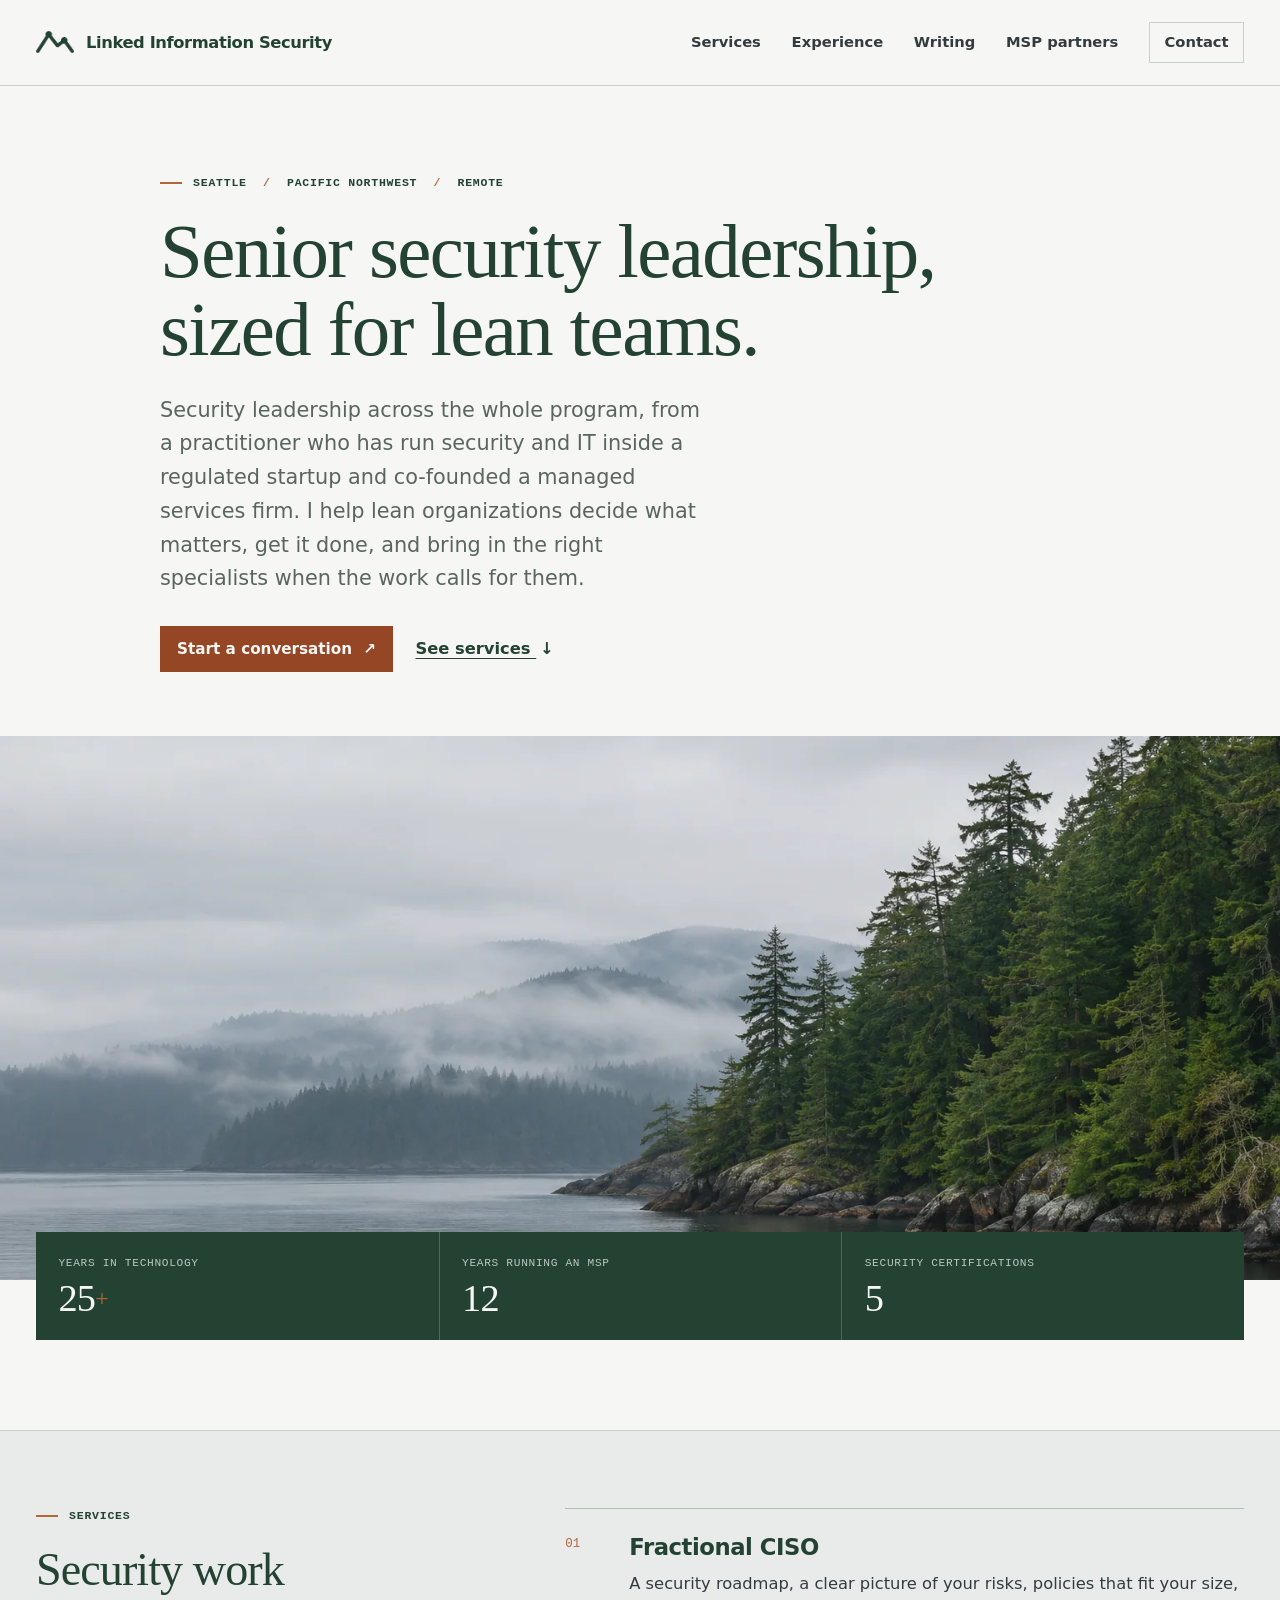
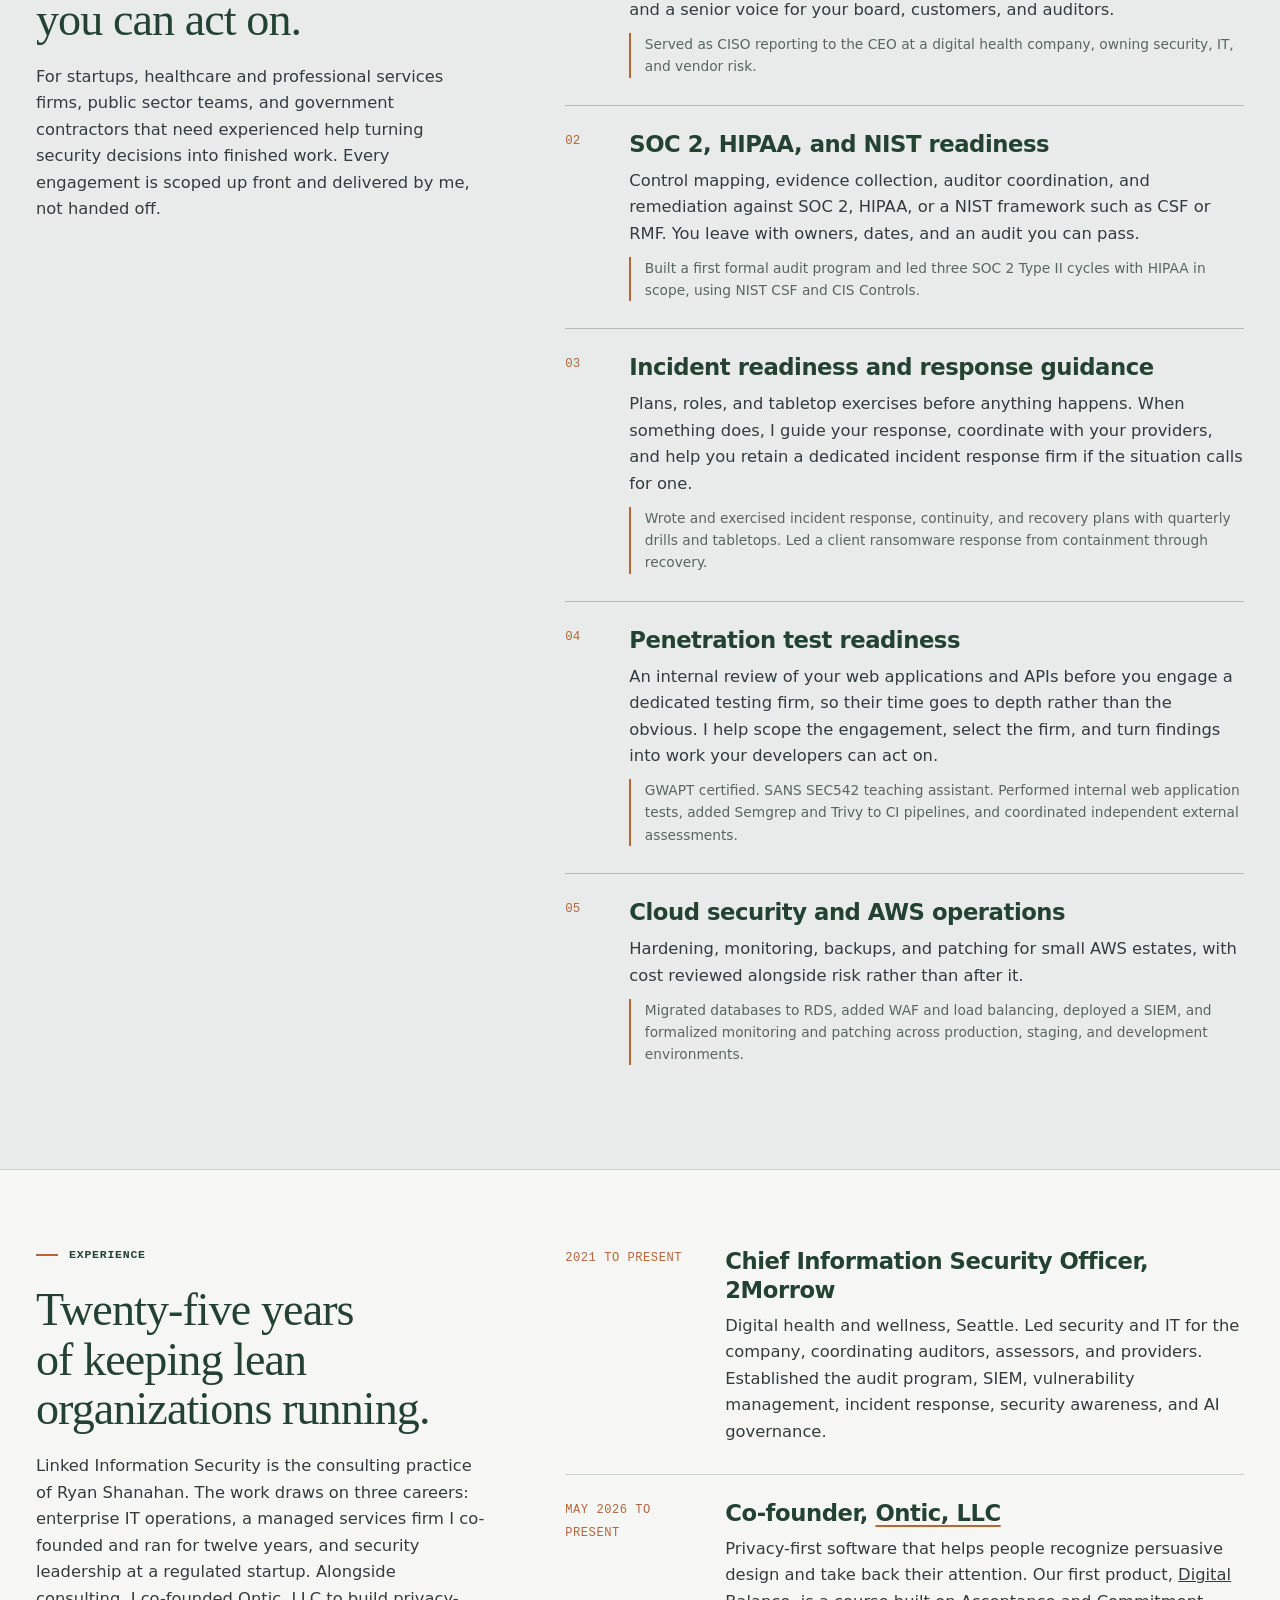
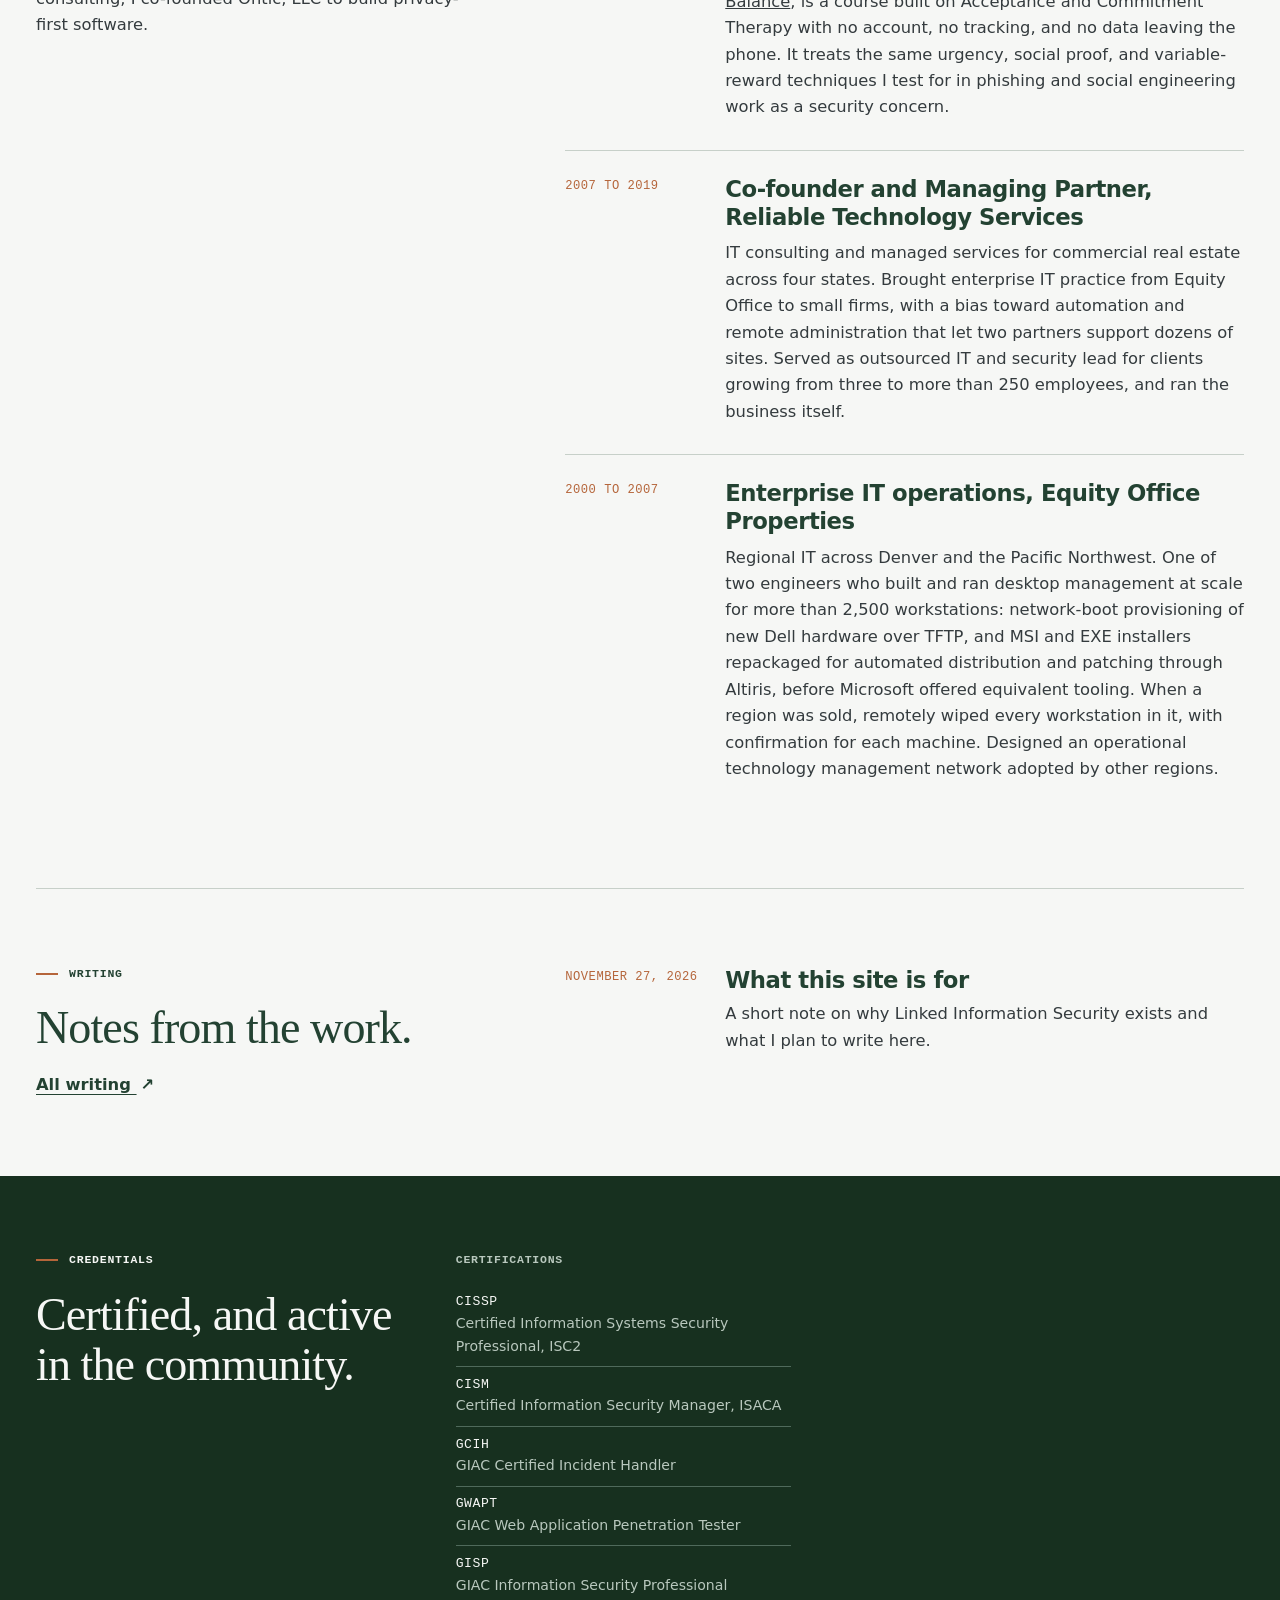
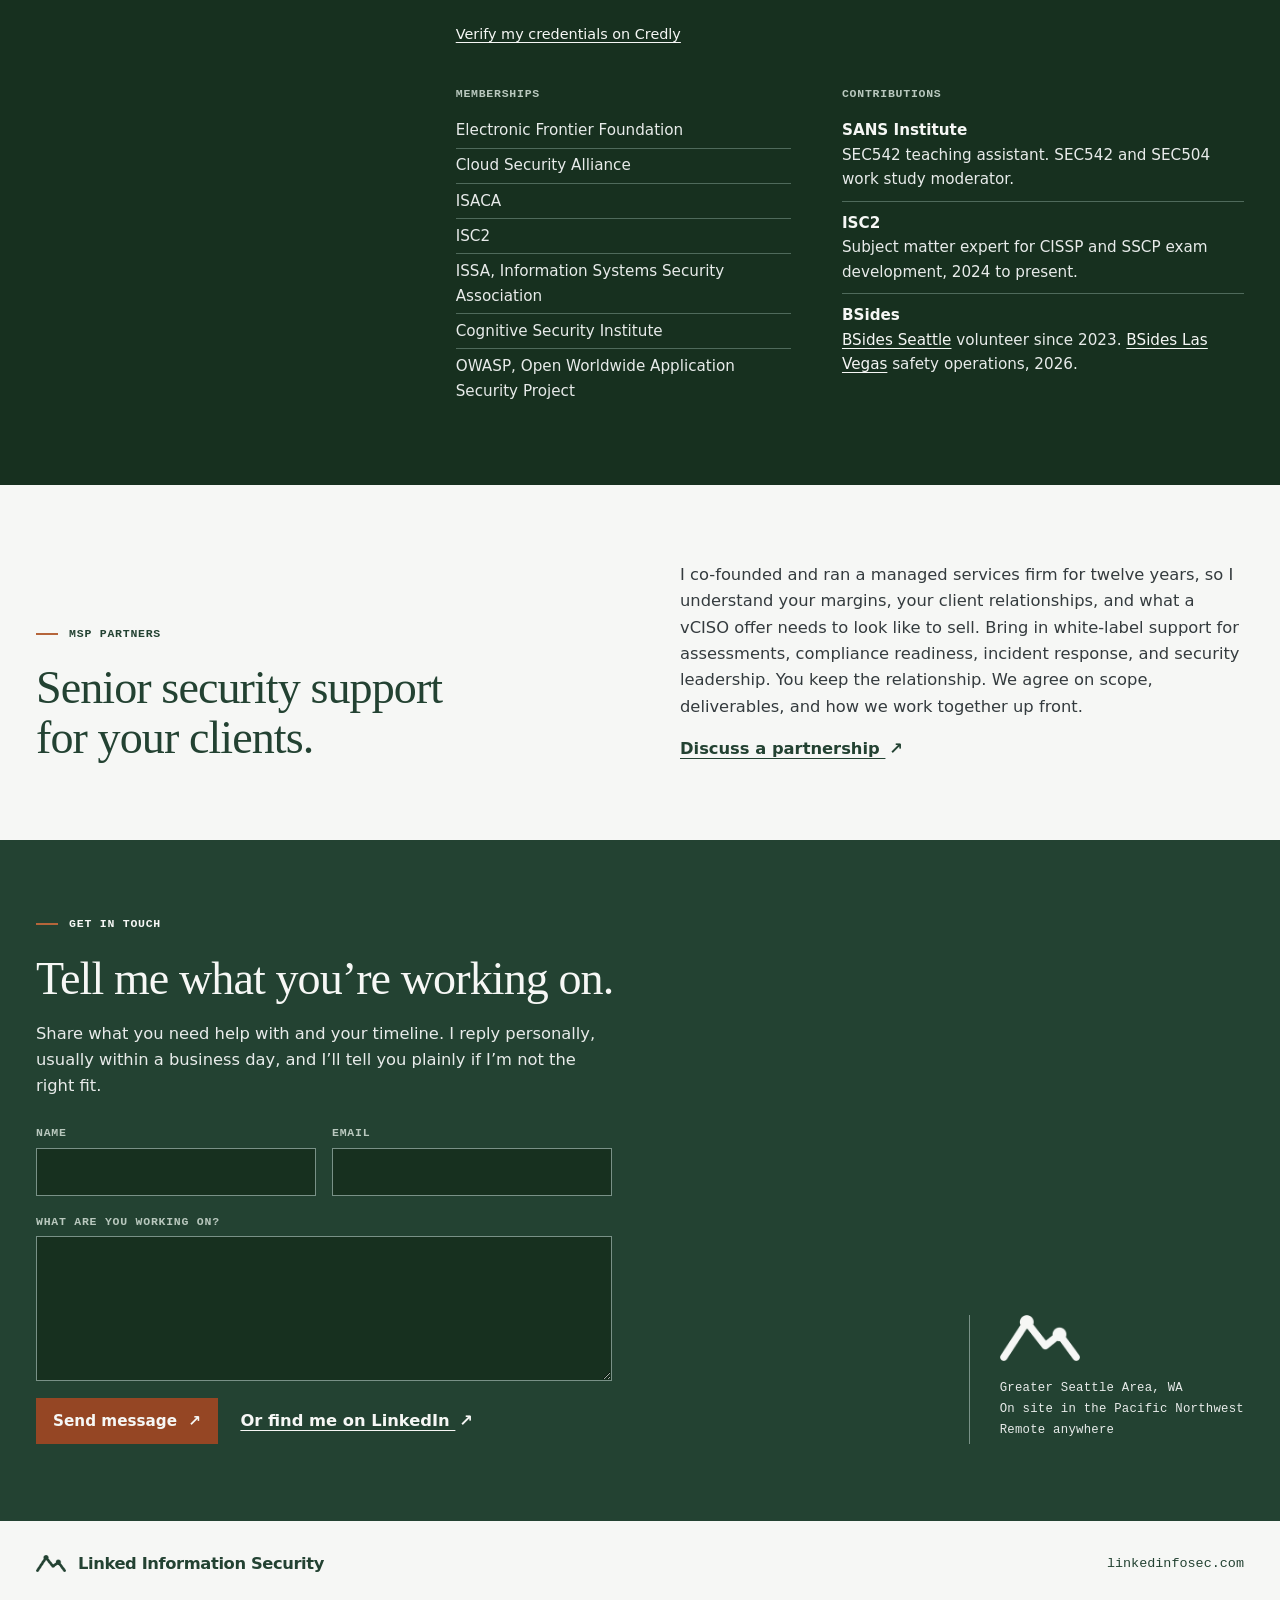
<file: public/index.html>
<!doctype html>
<html lang="en">
<head>
  <meta charset="utf-8">
  <meta name="viewport" content="width=device-width, initial-scale=1">
  <meta name="theme-color" content="#F6F7F5">
  <title>Linked Information Security | Fractional CISO and Security Consulting, Seattle</title>
  <meta name="description" content="Fractional CISO, SOC 2, HIPAA, and NIST readiness, incident readiness, and security program guidance from Ryan Shanahan, a Seattle security leader with 25+ years in technology.">
  <meta property="og:type" content="website">
  <meta property="og:title" content="Linked Information Security">
  <meta property="og:description" content="Senior security leadership, sized for lean teams. Seattle and remote.">
  <link rel="icon" sizes="any" href="favicon.ico">
  <link rel="icon" type="image/png" sizes="32x32" href="assets/favicon-32.png">
  <link rel="alternate" type="application/rss+xml" title="Linked Information Security" href="blog/feed.xml">
  <link rel="stylesheet" href="assets/site.css">
</head>
<body>
  <a class="skip" href="#main">Skip to content</a>
  <header class="site-header">
    <div class="wrap header-inner">
      <a class="wordmark" href="./">
        <img src="assets/cascade-evergreen.png" width="38" height="22" alt="">
        <span>Linked Information Security</span>
      </a>
      <nav aria-label="Main navigation">
        <a href="#services">Services</a>
        <a href="#experience">Experience</a>
        <a href="blog/">Writing</a>
        <a href="#msp">MSP partners</a>
        <a class="nav-contact" href="#contact">Contact</a>
      </nav>
    </div>
  </header>

  <main id="main">
    <section class="hero" aria-labelledby="hero-heading">
      <div class="wrap hero-copy">
        <p class="eyebrow"><span aria-hidden="true"></span> Seattle <i>/</i> Pacific Northwest <i>/</i> Remote</p>
        <h1 id="hero-heading">Senior security leadership, sized for lean teams.</h1>
        <p class="lede">Security leadership across the whole program, from a practitioner who has run security and IT inside a regulated startup and co-founded a managed services firm. I help lean organizations decide what matters, get it done, and bring in the right specialists when the work calls for them.</p>
        <div class="hero-actions">
          <a class="button" href="#contact">Start a conversation <span aria-hidden="true">↗</span></a>
          <a class="text-link" href="#services">See services <span aria-hidden="true">↓</span></a>
        </div>
      </div>
      <figure class="hero-image">
        <img src="assets/puget-sound-768.webp"
             srcset="assets/puget-sound-768.webp 768w, assets/puget-sound-1536.webp 1536w"
             sizes="100vw"
             width="1536" height="1024" alt="" fetchpriority="high">
      </figure>
      <dl class="wrap proof" aria-label="Track record">
        <div><dt>Years in technology</dt><dd>25<i>+</i></dd></div>
        <div><dt>Years running an MSP</dt><dd>12</dd></div>
        <div><dt>Security certifications</dt><dd>5</dd></div>
      </dl>
    </section>

    <section class="services-band" id="services" aria-labelledby="services-heading">
      <div class="wrap section-layout">
        <div class="section-intro">
          <p class="eyebrow"><span aria-hidden="true"></span> Services</p>
          <h2 id="services-heading">Security work you can act on.</h2>
          <p>For startups, healthcare and professional services firms, public sector teams, and government contractors that need experienced help turning security decisions into finished work. Every engagement is scoped up front and delivered by me, not handed off.</p>
        </div>
        <ol class="services-list">
          <li>
            <h3>Fractional CISO</h3>
            <p>A security roadmap, a clear picture of your risks, policies that fit your size, and a senior voice for your board, customers, and auditors.</p>
            <p class="basis">Served as CISO reporting to the CEO at a digital health company, owning security, IT, and vendor risk.</p>
          </li>
          <li>
            <h3>SOC 2, HIPAA, and NIST readiness</h3>
            <p>Control mapping, evidence collection, auditor coordination, and remediation against SOC 2, HIPAA, or a NIST framework such as CSF or RMF. You leave with owners, dates, and an audit you can pass.</p>
            <p class="basis">Built a first formal audit program and led three SOC 2 Type II cycles with HIPAA in scope, using NIST CSF and CIS Controls.</p>
          </li>
          <li>
            <h3>Incident readiness and response guidance</h3>
            <p>Plans, roles, and tabletop exercises before anything happens. When something does, I guide your response, coordinate with your providers, and help you retain a dedicated incident response firm if the situation calls for one.</p>
            <p class="basis">Wrote and exercised incident response, continuity, and recovery plans with quarterly drills and tabletops. Led a client ransomware response from containment through recovery.</p>
          </li>
          <li>
            <h3>Penetration test readiness</h3>
            <p>An internal review of your web applications and APIs before you engage a dedicated testing firm, so their time goes to depth rather than the obvious. I help scope the engagement, select the firm, and turn findings into work your developers can act on.</p>
            <p class="basis">GWAPT certified. SANS SEC542 teaching assistant. Performed internal web application tests, added Semgrep and Trivy to CI pipelines, and coordinated independent external assessments.</p>
          </li>
          <li>
            <h3>Cloud security and AWS operations</h3>
            <p>Hardening, monitoring, backups, and patching for small AWS estates, with cost reviewed alongside risk rather than after it.</p>
            <p class="basis">Migrated databases to RDS, added WAF and load balancing, deployed a SIEM, and formalized monitoring and patching across production, staging, and development environments.</p>
          </li>
        </ol>
      </div>
    </section>

    <section class="wrap experience" id="experience" aria-labelledby="experience-heading">
      <div class="section-intro">
        <p class="eyebrow"><span aria-hidden="true"></span> Experience</p>
        <h2 id="experience-heading">Twenty-five years of keeping lean organizations running.</h2>
        <p>Linked Information Security is the consulting practice of Ryan Shanahan. The work draws on three careers: enterprise IT operations, a managed services firm I co-founded and ran for twelve years, and security leadership at a regulated startup. Alongside consulting, I co-founded Ontic, LLC to build privacy-first software.</p>
      </div>
      <ol class="timeline">
        <li>
          <p class="when">2021 to present</p>
          <div>
            <h3>Chief Information Security Officer, 2Morrow</h3>
            <p>Digital health and wellness, Seattle. Led security and IT for the company, coordinating auditors, assessors, and providers. Established the audit program, SIEM, vulnerability management, incident response, security awareness, and AI governance.</p>
          </div>
        </li>
        <li>
          <p class="when">May 2026 to present</p>
          <div>
            <h3>Co-founder, <a href="https://onticllc.com" rel="noopener">Ontic, LLC</a></h3>
            <p>Privacy-first software that helps people recognize persuasive design and take back their attention. Our first product, <a href="https://digitalbalance.app" rel="noopener">Digital Balance</a>, is a course built on Acceptance and Commitment Therapy with no account, no tracking, and no data leaving the phone. It treats the same urgency, social proof, and variable-reward techniques I test for in phishing and social engineering work as a security concern.</p>
          </div>
        </li>
        <li>
          <p class="when">2007 to 2019</p>
          <div>
            <h3>Co-founder and Managing Partner, Reliable Technology Services</h3>
            <p>IT consulting and managed services for commercial real estate across four states. Brought enterprise IT practice from Equity Office to small firms, with a bias toward automation and remote administration that let two partners support dozens of sites. Served as outsourced IT and security lead for clients growing from three to more than 250 employees, and ran the business itself.</p>
          </div>
        </li>
        <li>
          <p class="when">2000 to 2007</p>
          <div>
            <h3>Enterprise IT operations, Equity Office Properties</h3>
            <p>Regional IT across Denver and the Pacific Northwest. One of two engineers who built and ran desktop management at scale for more than 2,500 workstations: network-boot provisioning of new Dell hardware over TFTP, and MSI and EXE installers repackaged for automated distribution and patching through Altiris, before Microsoft offered equivalent tooling. When a region was sold, remotely wiped every workstation in it, with confirmation for each machine. Designed an operational technology management network adopted by other regions.</p>
          </div>
        </li>
      </ol>
    </section>

    <section class="wrap latest" id="writing" aria-labelledby="writing-heading">
      <div class="section-intro">
        <p class="eyebrow"><span aria-hidden="true"></span> Writing</p>
        <h2 id="writing-heading">Notes from the work.</h2>
        <p><a class="text-link" href="blog/">All writing <span aria-hidden="true">↗</span></a></p>
      </div>
      <ol class="post-list">
        <!-- latest-posts -->
        <li>
          <time datetime="2026-11-27">November 27, 2026</time>
          <div>
            <h3><a href="/blog/what-this-site-is-for/">What this site is for</a></h3>
            <p>A short note on why Linked Information Security exists and what I plan to write here.</p>
          </div>
        </li>
        <!-- /latest-posts -->
      </ol>
    </section>

    <section class="credentials-band" aria-labelledby="credentials-heading">
      <div class="wrap credentials-layout">
        <div>
          <p class="eyebrow"><span aria-hidden="true"></span> Credentials</p>
          <h2 id="credentials-heading">Certified, and active in the community.</h2>
        </div>
        <div class="cred-group">
          <h3>Certifications</h3>
          <ul class="cert-list">
            <li><a href="https://www.credly.com/badges/5b4a6128-ec48-49f2-bc08-ff6a4c8aec06" rel="noopener"><strong>CISSP</strong> <span>Certified Information Systems Security Professional, ISC2</span></a></li>
            <li><a href="https://www.credly.com/badges/beb7a7a0-d832-4ff0-a9f7-72cf110f2b2a" rel="noopener"><strong>CISM</strong> <span>Certified Information Security Manager, ISACA</span></a></li>
            <li><a href="https://www.credly.com/badges/6c358a1e-0302-4c5b-aba1-588c520c3c6c" rel="noopener"><strong>GCIH</strong> <span>GIAC Certified Incident Handler</span></a></li>
            <li><a href="https://www.credly.com/badges/09670334-b47d-4747-98f2-a3bb9051fe07" rel="noopener"><strong>GWAPT</strong> <span>GIAC Web Application Penetration Tester</span></a></li>
            <li><a href="https://www.credly.com/badges/188cccbd-5099-43b4-8330-964e9f80f8c5" rel="noopener"><strong>GISP</strong> <span>GIAC Information Security Professional</span></a></li>
          </ul>
          <p><a href="https://www.credly.com/users/ryan-shanahan" rel="noopener">Verify my credentials on Credly</a></p>
        </div>
        <div class="cred-group memberships">
          <h3>Memberships</h3>
          <ul class="plain-list">
            <li>Electronic Frontier Foundation</li>
            <li>Cloud Security Alliance</li>
            <li>ISACA</li>
            <li>ISC2</li>
            <li>ISSA, Information Systems Security Association</li>
            <li>Cognitive Security Institute</li>
            <li>OWASP, Open Worldwide Application Security Project</li>
          </ul>
        </div>
        <div class="cred-group">
          <h3>Contributions</h3>
          <ul class="plain-list">
            <li><strong>SANS Institute</strong> SEC542 teaching assistant. SEC542 and SEC504 work study moderator.</li>
            <li><strong>ISC2</strong> Subject matter expert for CISSP and SSCP exam development, 2024 to present.</li>
            <li><strong>BSides</strong> <a href="https://www.bsidesseattle.com" rel="noopener">BSides Seattle</a> volunteer since 2023. <a href="https://bsideslv.org" rel="noopener">BSides Las Vegas</a> safety operations, 2026.</li>
          </ul>
        </div>
      </div>
    </section>

    <section class="wrap partner" id="msp" aria-labelledby="partner-heading">
      <div>
        <p class="eyebrow"><span aria-hidden="true"></span> MSP partners</p>
        <h2 id="partner-heading">Senior security support for your clients.</h2>
      </div>
      <div>
        <p>I co-founded and ran a managed services firm for twelve years, so I understand your margins, your client relationships, and what a vCISO offer needs to look like to sell. Bring in white-label support for assessments, compliance readiness, incident response, and security leadership. You keep the relationship. We agree on scope, deliverables, and how we work together up front.</p>
        <a class="text-link" href="#contact">Discuss a partnership <span aria-hidden="true">↗</span></a>
      </div>
    </section>

    <section class="contact" id="contact" aria-labelledby="contact-heading">
      <div class="wrap contact-inner">
        <div>
          <p class="eyebrow"><span aria-hidden="true"></span> Get in touch</p>
          <h2 id="contact-heading">Tell me what you’re working on.</h2>
          <p>Share what you need help with and your timeline. I reply personally, usually within a business day, and I’ll tell you plainly if I’m not the right fit.</p>
          <form class="contact-form" action="https://formspree.io/f/mbgowwow" method="POST">
            <div class="field-row">
              <label>Name <input type="text" name="name" autocomplete="name" required></label>
              <label>Email <input type="email" name="email" autocomplete="email" required></label>
            </div>
            <label>What are you working on? <textarea name="message" rows="5" required></textarea></label>
            <input type="text" name="_gotcha" class="gotcha" tabindex="-1" autocomplete="off" aria-hidden="true">
            <div class="hero-actions">
              <button class="button" type="submit">Send message <span aria-hidden="true">↗</span></button>
              <a class="text-link" href="https://www.linkedin.com/in/ryan-shanahan" rel="me noopener">Or find me on LinkedIn <span aria-hidden="true">↗</span></a>
            </div>
          </form>
        </div>
        <div class="contact-aside">
          <img src="assets/cascade-reversed.png" alt="" width="80" height="46" loading="lazy">
          <p>Greater Seattle Area, WA<br>On site in the Pacific Northwest<br>Remote anywhere</p>
        </div>
      </div>
    </section>
  </main>

  <footer class="site-footer">
    <div class="wrap footer-inner">
      <a class="wordmark" href="./">
        <img src="assets/cascade-evergreen.png" width="30" height="17" alt="" loading="lazy">
        <span>Linked Information Security</span>
      </a>
      <a class="footer-domain" href="./">linkedinfosec.com</a>
    </div>
  </footer>
</body>
</html>
</file>
<file: public/assets/site.css>
:root {
  color-scheme: light;
  --evergreen: #234232;
  --deep: #17301f;
  --basalt: #343b3e;
  --slate: #5a6560;
  --mist: #e8ebea;
  --paper: #f6f7f5;
  --cedar: #b5653a;
  --dark-cedar: #954624;
  --line: #c7d0c9;
  --line-dark: #4f6a5b;
  --serif: "Iowan Old Style", "Palatino Linotype", "Book Antiqua", Palatino, "Source Serif 4", Georgia, serif;
  --sans: "Source Sans 3", "Source Sans Pro", system-ui, sans-serif;
  --mono: "IBM Plex Mono", ui-monospace, SFMono-Regular, Consolas, monospace;
}
*, *::before, *::after { box-sizing: border-box; }
html { scroll-behavior: smooth; }
body {
  margin: 0;
  background: var(--paper);
  color: var(--basalt);
  font: 1.02rem/1.62 var(--sans);
  -webkit-font-smoothing: antialiased;
}
a { color: inherit; }
a:focus-visible { outline: 3px solid var(--dark-cedar); outline-offset: 5px; }
img { display: block; max-width: 100%; }
p, h1, h2, h3, figure, dl, dd, ol, ul { margin: 0; }
ol, ul { padding: 0; list-style: none; }
h1, h2, h3 { color: var(--evergreen); }
h1, h2 { font: 400 1em/1 var(--serif); letter-spacing: -.02em; text-wrap: balance; }
h1 { font-size: clamp(2.9rem, 6vw, 5.4rem); line-height: 1.02; }
h2 { font-size: clamp(2rem, 3.6vw, 3.3rem); line-height: 1.08; }
h3 { font: 650 clamp(1.18rem, 1.9vw, 1.42rem)/1.25 var(--sans); letter-spacing: -.02em; }
section[id] { scroll-margin-top: 1.4rem; }
.wrap { width: min(100% - 4.5rem, 82rem); margin-inline: auto; }
.skip {
  position: absolute;
  z-index: 2;
  inset: .75rem auto auto .75rem;
  padding: .5rem .85rem;
  background: var(--paper);
  transform: translateY(-160%);
}
.skip:focus { transform: none; }

/* Header */
.site-header { border-bottom: 1px solid var(--line); }
.header-inner, .footer-inner {
  min-height: 5.3rem;
  display: flex;
  justify-content: space-between;
  align-items: center;
  gap: 1.25rem;
}
.wordmark {
  display: inline-flex;
  align-items: center;
  gap: .75rem;
  color: var(--evergreen);
  font-weight: 650;
  letter-spacing: -.024em;
  text-decoration: none;
  line-height: 1.17;
}
.wordmark img { flex: none; object-fit: contain; }
nav { display: flex; gap: clamp(.9rem, 2.4vw, 2.1rem); align-items: center; }
nav a { text-decoration: none; font-size: .92rem; font-weight: 600; white-space: nowrap; }
nav a:hover, .footer-domain:hover { text-decoration: underline; text-underline-offset: .28em; }
.nav-contact { border: 1px solid var(--line); padding: .47rem .9rem; }

/* Shared */
.eyebrow {
  display: flex;
  align-items: center;
  gap: .72rem;
  color: var(--evergreen);
  font: 600 .72rem/1.4 var(--mono);
  letter-spacing: .065em;
  text-transform: uppercase;
  margin-bottom: 1.35rem;
}
.eyebrow > span { flex: 0 0 1.35rem; height: 2px; background: var(--cedar); }
.eyebrow i { font-style: normal; color: var(--cedar); padding-inline: .3rem; }
.lede { max-width: 34rem; margin-top: 1.5rem; font-size: clamp(1.08rem, 1.7vw, 1.3rem); color: var(--slate); }
.hero-actions { display: flex; gap: .8rem 1.4rem; flex-wrap: wrap; align-items: center; margin-top: 1.9rem; }
.button {
  display: inline-flex;
  align-items: center;
  gap: .7rem;
  width: max-content;
  padding: .83rem 1.07rem;
  background: var(--dark-cedar);
  color: var(--paper);
  font-size: .95rem;
  font-weight: 650;
  line-height: 1.25;
  text-decoration: none;
}
.button:hover { background: #73341a; }
.text-link { color: var(--evergreen); font-weight: 650; text-underline-offset: .26em; }
.text-link span { display: inline-block; padding-left: .24rem; }
.section-intro p:last-child { margin-top: 1.2rem; max-width: 30rem; }

/* Hero */
.hero { padding-top: clamp(3rem, 7vw, 6rem); }
.hero-copy { max-width: 60rem; padding-bottom: clamp(2.5rem, 5vw, 4rem); }
.hero-image { position: relative; height: clamp(16rem, 44vw, 34rem); background: var(--mist); }
.hero-image img { width: 100%; height: 100%; object-fit: cover; object-position: 66% 55%; }
.proof {
  display: grid;
  grid-template-columns: repeat(3, 1fr);
  margin-top: clamp(-3rem, -5vw, -4.5rem);
  position: relative;
  background: var(--evergreen);
  color: var(--paper);
}
.proof > div { padding: 1.5rem 1.4rem 1.4rem; border-left: 1px solid var(--line-dark); }
.proof > div:first-child { border-left: 0; }
.proof dt { font: 500 .7rem/1.4 var(--mono); letter-spacing: .06em; text-transform: uppercase; color: #b9c8be; }
.proof dd { margin-top: .5rem; font: 400 clamp(1.9rem, 3vw, 2.7rem)/1 var(--serif); letter-spacing: -.02em; }
.proof i { font-style: normal; color: var(--cedar); font-size: .62em; vertical-align: .22em; }

/* Services */
.services-band { margin-top: clamp(3.5rem, 7vw, 6rem); border-block: 1px solid var(--line); background: var(--mist); }
.section-layout { display: grid; grid-template-columns: .8fr 1.2fr; gap: clamp(2rem, 6vw, 6.25rem); padding-block: clamp(3rem, 6vw, 5.5rem); }
.section-layout .section-intro { position: sticky; top: 2rem; align-self: start; }
.services-list { counter-reset: svc; }
.services-list li {
  counter-increment: svc;
  display: grid;
  grid-template-columns: 3rem 1fr;
  column-gap: 1rem;
  border-top: 1px solid #aebeb2;
  padding-block: 1.5rem 1.7rem;
}
.services-list li::before {
  content: counter(svc, decimal-leading-zero);
  grid-row: 1 / span 3;
  font: 500 .78rem/1.9 var(--mono);
  color: var(--cedar);
}
.services-list p { margin-top: .6rem; }
.basis { font-size: .86rem; color: var(--slate); border-left: 2px solid var(--cedar); padding-left: .85rem; margin-top: .9rem; }

/* Experience */
.experience { padding-block: clamp(3rem, 6vw, 5.5rem); display: grid; grid-template-columns: .8fr 1.2fr; gap: clamp(2rem, 6vw, 6.25rem); }
.timeline li { display: grid; grid-template-columns: 8.5rem 1fr; gap: 1rem 1.5rem; border-top: 1px solid var(--line); padding-block: 1.5rem 1.8rem; }
.timeline li:first-child { border-top: 0; padding-top: 0; }
.when { font: 500 .76rem/1.9 var(--mono); letter-spacing: .04em; color: var(--cedar); text-transform: uppercase; }
.timeline div p { margin-top: .55rem; }

/* Writing */
.latest { padding-block: clamp(3rem, 6vw, 5.5rem); display: grid; grid-template-columns: .8fr 1.2fr; gap: clamp(2rem, 6vw, 6.25rem); border-top: 1px solid var(--line); }
.post-list li { display: grid; grid-template-columns: 8.5rem 1fr; gap: .5rem 1.5rem; border-top: 1px solid var(--line); padding-block: 1.5rem 1.8rem; }
.post-list li:first-child { border-top: 0; padding-top: 0; }
.post-list time { font: 500 .76rem/1.9 var(--mono); letter-spacing: .04em; color: var(--cedar); text-transform: uppercase; }
.post-list h3 a { text-decoration: none; }
.post-list h3 a:hover { text-decoration: underline; text-underline-offset: .22em; }
.post-list p { margin-top: .45rem; }
.page { padding-block: clamp(3rem, 6vw, 5.5rem); }
.post, .post-index .lede, .post-index .post-list { max-width: 44rem; }
.post-index .post-list { margin-top: 2.5rem; }
.post h1 { font-size: clamp(2.4rem, 4.6vw, 4rem); }
.prose { margin-top: 2rem; font-size: 1.08rem; }
.prose > * + * { margin-top: 1.1em; }
.prose h2 { font-size: clamp(1.5rem, 2.4vw, 2rem); margin-top: 2.2em; }
.prose h3 { margin-top: 1.8em; }
.prose a { color: var(--evergreen); text-underline-offset: .2em; }
.prose ul, .prose ol { padding-left: 1.3rem; list-style: revert; }
.prose li + li { margin-top: .4em; }
.prose blockquote { margin: 1.4em 0; padding-left: 1.2rem; border-left: 3px solid var(--cedar); color: var(--slate); }
.prose code { font: .9em var(--mono); background: var(--mist); padding: .1em .35em; }
.prose pre { background: var(--mist); padding: 1rem 1.2rem; overflow-x: auto; border-left: 3px solid var(--cedar); }
.prose pre code { background: none; padding: 0; }
.prose hr { border: 0; border-top: 1px solid var(--line); }
.post-back { margin-top: 3rem; }

/* Credentials */
.credentials-band { background: var(--deep); color: var(--mist); }
.credentials-layout { display: grid; grid-template-columns: 1.1fr 1fr 1.2fr; gap: 2.5rem clamp(2rem, 4vw, 4rem); padding-block: clamp(3rem, 6vw, 5rem); align-items: start; }
.credentials-band .eyebrow, .credentials-band h2, .credentials-band h3 { color: var(--paper); }
.cred-group h3 { font: 600 .72rem/1.4 var(--mono); letter-spacing: .065em; text-transform: uppercase; color: #b9c8be; margin-bottom: 1rem; }
.cert-list li { border-top: 1px solid var(--line-dark); }
.cert-list li:first-child { border-top: 0; }
.cert-list a { display: block; padding: .55rem 0; text-decoration: none; }
.cert-list strong { display: block; font: 500 .82rem/1.4 var(--mono); letter-spacing: .04em; color: var(--paper); }
.cert-list span { display: block; font-size: .88rem; color: #b9c8be; }
.cert-list a:hover strong { text-decoration: underline; text-underline-offset: .22em; }
.cred-group > p { margin-top: 1.1rem; font-size: .9rem; color: #b9c8be; }
.plain-list li { padding-block: .55rem; border-top: 1px solid var(--line-dark); font-size: .95rem; }
.plain-list li:first-child { border-top: 0; padding-top: 0; }
.plain-list strong { display: block; color: var(--paper); font-weight: 650; }
.memberships { grid-column: 2; }
.memberships li { padding-block: .3rem; }
.credentials-band a { color: var(--paper); text-underline-offset: .22em; }
.timeline h3 a { text-decoration-color: var(--cedar); text-underline-offset: .18em; }

/* Partners */
.partner { display: grid; grid-template-columns: 1fr 1fr; gap: 1.8rem 5rem; align-items: end; padding-block: clamp(3rem, 6vw, 5.5rem); }
.partner p:not(.eyebrow) { margin-bottom: 1rem; max-width: 36rem; }

/* Contact */
.contact { background: var(--evergreen); color: var(--mist); }
.contact-inner { display: grid; grid-template-columns: 1fr auto; align-items: end; gap: 2.25rem; padding-block: clamp(3rem, 6vw, 5.5rem); }
.contact .eyebrow, .contact h2, .contact .text-link { color: var(--paper); }
.contact h2 { text-wrap: initial; }
.contact p:not(.eyebrow) { max-width: 35rem; margin-top: 1.05rem; }
.contact .button:focus-visible, .contact .text-link:focus-visible { outline-color: var(--paper); }
.contact-form { margin-top: 1.6rem; max-width: 36rem; }
.contact-form label { display: block; font: 600 .72rem/1.4 var(--mono); letter-spacing: .065em; text-transform: uppercase; color: #b9c8be; }
.contact-form .field-row { display: grid; grid-template-columns: 1fr 1fr; gap: 1rem; }
.contact-form input, .contact-form textarea {
  display: block;
  width: 100%;
  margin: .4rem 0 1.1rem;
  padding: .7rem .8rem;
  border: 1px solid #799187;
  border-radius: 0;
  background: var(--deep);
  color: var(--paper);
  font: 1rem/1.5 var(--sans);
}
.contact-form input:focus-visible, .contact-form textarea:focus-visible { outline: 3px solid var(--cedar); outline-offset: 2px; }
.contact-form textarea { resize: vertical; }
.contact-form .button { border: 0; cursor: pointer; font-family: inherit; }
.contact-form .hero-actions { margin-top: .4rem; }
.gotcha { position: absolute; left: -9999px; }
.contact-aside { border-left: 1px solid #799187; padding-left: 1.85rem; padding-bottom: .2rem; }
.contact-aside p { font: 500 .77rem/1.7 var(--mono); letter-spacing: .02em; margin-top: 1rem; }

/* Footer */
.footer-inner { min-height: 5.35rem; }
.footer-domain { color: var(--evergreen); font: 500 .84rem var(--mono); text-decoration: none; }

/* Error page */
.error-page { min-height: 70vh; display: grid; align-items: center; padding-block: 3rem; }
.error-page .button { margin-top: 1.4rem; }
.error-code { margin-top: 2rem; }

@media (max-width: 900px) {
  .wrap { width: calc(100% - 2.75rem); }
  .section-layout, .experience, .latest, .credentials-layout { grid-template-columns: 1fr; }
  .memberships { grid-column: auto; }
  .section-layout .section-intro { position: static; }
  .section-intro h2 { text-wrap: initial; }
  .partner { gap: 1.5rem; }
  .contact-inner { grid-template-columns: 1fr; align-items: start; }
  .contact-form .field-row { grid-template-columns: 1fr; gap: 0; }
  .contact-aside { border-left: 0; border-top: 1px solid #799187; padding: 1.25rem 0 0; }
  .contact-aside img { width: 54px; height: auto; }
}
@media (max-width: 600px) {
  .wrap { width: calc(100% - 2rem); }
  .header-inner { display: grid; gap: .85rem; padding-block: .9rem; }
  nav { gap: 1.25rem; flex-wrap: wrap; }
  .nav-contact { padding: 0; border: 0; }
  .hero h1 { font-size: clamp(2.5rem, 11vw, 3.2rem); }
  .proof { grid-template-columns: 1fr; margin-top: -2rem; }
  .proof > div { border-left: 0; border-top: 1px solid var(--line-dark); }
  .proof > div:first-child { border-top: 0; }
  .services-list li { grid-template-columns: 2.2rem 1fr; }
  .timeline li, .post-list li { grid-template-columns: 1fr; gap: .25rem; }
  .partner { grid-template-columns: 1fr; }
  .footer-inner { display: grid; align-content: center; gap: .5rem; padding-block: 1rem; }
}
@media (prefers-reduced-motion: reduce) { html { scroll-behavior: auto; } }
</file>
